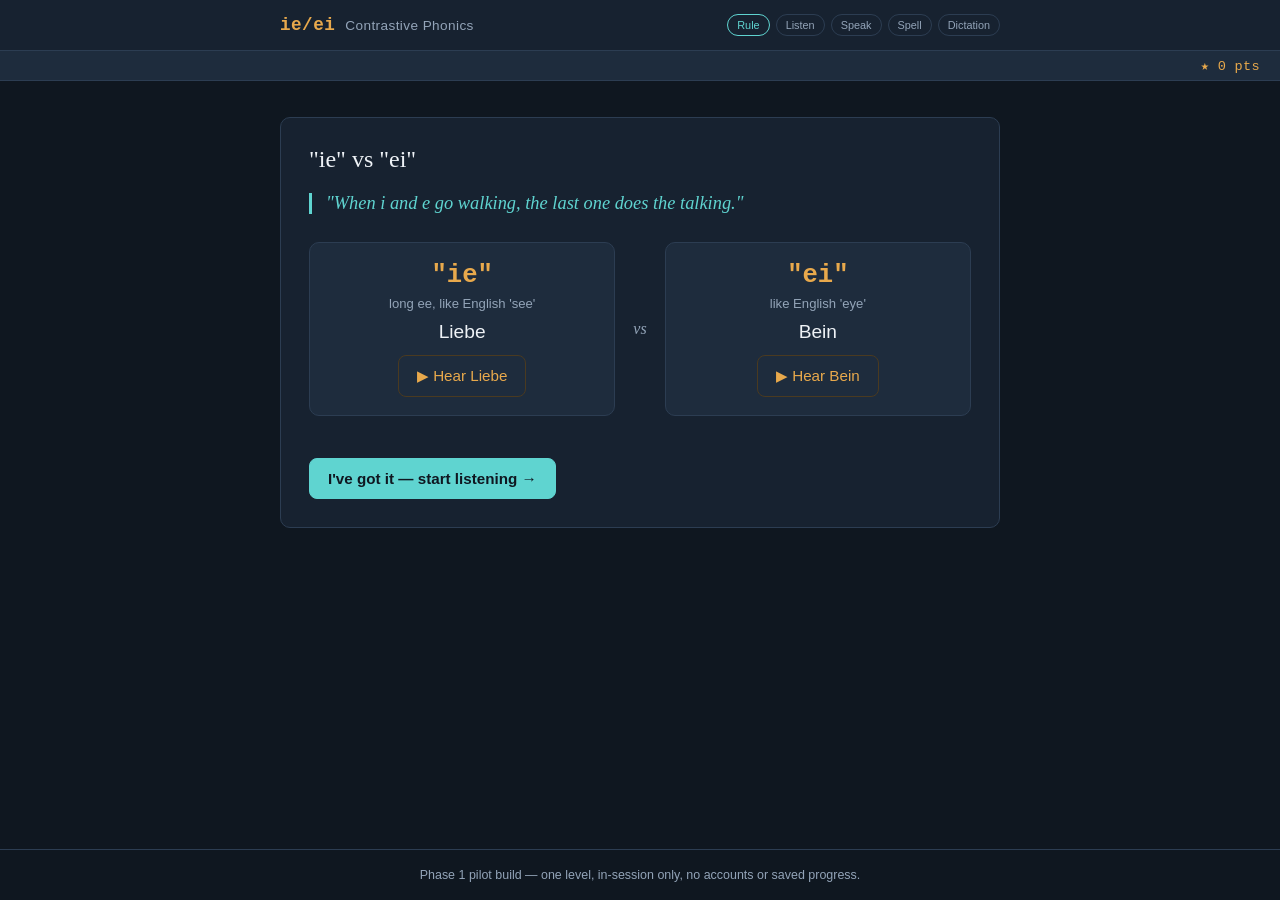
<file: index.html>
<!DOCTYPE html>
<html lang="en">
<head>
<meta charset="UTF-8" />
<meta name="viewport" content="width=device-width, initial-scale=1.0" />
<title>German Contrastive Phonics &mdash; Pilot</title>
<!--
  SINGLE-FILE BUILD.
  style.css, data.js, game.js and app.js are all pasted inside this one file,
  in that order. Nothing else needs to sit next to it: no folders, no paths,
  no other uploads. Drop this one file anywhere and it runs.

  The trade-off is that editing is fiddlier - the word lists are a long way
  down. If you are changing words often, work in the split version (five
  separate files) and keep this one for handing out.
-->
<style>
:root {
  --ink: #0f1720;
  --panel: #172230;
  --panel-2: #1e2c3d;
  --line: #2c3d52;
  --paper: #eef2f6;
  --muted: #93a4b8;
  --cyan: #5fd4d0;
  --amber: #e8a94c;
  --good: #6fcf7a;
  --bad: #e77b6b;
  --radius: 10px;

  /* Reward scenes (game.js) — derived from the lab palette above, with the
     two colours the subjects insist on: ice for the penguin, avocado green. */
  --ice: #cfe0e8;
  --ice-shade: #a9c4d0;
  --ice-far: #22384a;
  --peng-body: #0d1826;
  --peng-rim: #33475e;
  --avo-skin: #33502a;
  --avo-skin-dark: #20351a;
  --avo-flesh: #b8cf6f;
  --avo-flesh-lit: #d6e59b;
  --stone: #9a6a3a;
  --steel: #93a5b5;
  --steel-dark: #5f7386;
  --steel-lit: #c3d1dc;
  --wood: #a9743f;
  --wood-dark: #6d4526;
  --bench: #2a2018;
  --mono: "Courier New", ui-monospace, SFMono-Regular, Menlo, monospace;
  --serif: Georgia, "Iowan Old Style", "Palatino Linotype", serif;
  --sans: -apple-system, BlinkMacSystemFont, "Segoe UI", Roboto, sans-serif;
}

* { box-sizing: border-box; }

body {
  margin: 0;
  background: var(--ink);
  color: var(--paper);
  font-family: var(--sans);
  min-height: 100vh;
  display: flex;
  flex-direction: column;
}

.app-header {
  border-bottom: 1px solid var(--line);
  background: var(--panel);
  position: sticky;
  top: 0;
  z-index: 5;
}

.app-header-inner {
  max-width: 760px;
  margin: 0 auto;
  padding: 14px 20px;
  display: flex;
  align-items: center;
  justify-content: space-between;
  gap: 16px;
  flex-wrap: wrap;
}

.brand {
  display: flex;
  align-items: baseline;
  gap: 10px;
}

.brand-mark {
  font-family: var(--mono);
  font-weight: 700;
  color: var(--amber);
  letter-spacing: 0.5px;
  font-size: 1.1rem;
}

.brand-name {
  color: var(--muted);
  font-size: 0.85rem;
  letter-spacing: 0.4px;
}

.stage-dots {
  display: flex;
  gap: 6px;
  flex-wrap: wrap;
}

.stage-dot {
  font-size: 0.68rem;
  padding: 4px 9px;
  border-radius: 999px;
  border: 1px solid var(--line);
  color: var(--muted);
  background: transparent;
}

.stage-dot.active {
  border-color: var(--cyan);
  color: var(--cyan);
}

.stage-dot.done {
  border-color: var(--good);
  color: var(--good);
}

.global-banner {
  background: #3a2c14;
  color: var(--amber);
  border-bottom: 1px solid #5a4520;
  padding: 10px 20px;
  font-size: 0.85rem;
  text-align: center;
}

.scoreboard {
  background: var(--panel-2);
  border-bottom: 1px solid var(--line);
  color: var(--amber);
  font-family: var(--mono);
  font-size: 0.85rem;
  text-align: right;
  padding: 6px 20px;
  letter-spacing: 0.3px;
}

.round-banner {
  background: #24384a;
  border: 1px solid var(--cyan);
  color: var(--cyan);
  border-radius: 8px;
  padding: 10px 14px;
  font-size: 0.85rem;
  margin-bottom: 16px;
}

.stars {
  color: var(--amber);
  font-size: 1.3rem;
  letter-spacing: 3px;
  margin: 10px 0;
}

.feedback-text.muted {
  color: var(--muted);
  font-size: 0.85rem;
}

/* Dictation (final stage) */

.dictation-list {
  display: flex;
  flex-direction: column;
  gap: 10px;
  margin: 20px 0;
}

.dictation-row {
  display: flex;
  align-items: center;
  gap: 14px;
  background: var(--panel-2);
  border: 1px solid var(--line);
  border-radius: 8px;
  padding: 12px 16px;
}

.dictation-row.played {
  border-color: var(--good);
}

.dictation-number {
  color: var(--muted);
  font-family: var(--mono);
  width: 18px;
}

.exercise-root {
  flex: 1;
  max-width: 760px;
  width: 100%;
  margin: 0 auto;
  padding: 36px 20px 60px;
}

.card {
  background: var(--panel);
  border: 1px solid var(--line);
  border-radius: var(--radius);
  padding: 28px;
}

.card h2 {
  margin-top: 0;
  font-family: var(--serif);
  font-weight: normal;
  font-size: 1.5rem;
}

.progress-line {
  color: var(--muted);
  font-size: 0.8rem;
  text-transform: uppercase;
  letter-spacing: 0.6px;
  margin-bottom: 6px;
}

/* Intro */

.mnemonic {
  font-family: var(--serif);
  font-style: italic;
  color: var(--cyan);
  font-size: 1.15rem;
  border-left: 3px solid var(--cyan);
  padding-left: 14px;
  margin: 18px 0 28px;
}

.pattern-pair {
  display: flex;
  align-items: center;
  gap: 18px;
  flex-wrap: wrap;
  margin-bottom: 26px;
}

.pattern-example {
  flex: 1;
  min-width: 200px;
  background: var(--panel-2);
  border: 1px solid var(--line);
  border-radius: var(--radius);
  padding: 18px;
  text-align: center;
}

.pattern-example .grapheme {
  font-family: var(--mono);
  font-size: 1.6rem;
  color: var(--amber);
  font-weight: 700;
}

.pattern-example .sound-label {
  color: var(--muted);
  font-size: 0.82rem;
  margin: 6px 0 10px;
}

.pattern-example .example-word {
  font-size: 1.2rem;
  margin-bottom: 12px;
}

.vs {
  color: var(--muted);
  font-family: var(--serif);
  font-style: italic;
}

/* Buttons */

.btn {
  font-family: inherit;
  font-size: 0.95rem;
  border-radius: 8px;
  border: 1px solid var(--line);
  background: var(--panel-2);
  color: var(--paper);
  padding: 11px 18px;
  cursor: pointer;
}

.btn:hover:not(:disabled) { border-color: var(--cyan); }
.btn:focus-visible { outline: 2px solid var(--cyan); outline-offset: 2px; }
.btn:disabled { opacity: 0.5; cursor: default; }

.btn-primary {
  background: var(--cyan);
  color: var(--ink);
  border-color: var(--cyan);
  font-weight: 600;
  margin-top: 16px;
}

.btn-secondary {
  background: transparent;
  border-color: var(--muted);
}

.btn-audio {
  color: var(--amber);
  border-color: #4a3a20;
}

.btn-choice {
  flex: 1;
  min-width: 160px;
  font-size: 1.05rem;
  padding: 16px;
}

.mono { font-family: var(--mono); }

.btn-choice.correct {
  border-color: var(--good);
  background: #16311c;
}

.btn-choice.wrong {
  border-color: var(--bad);
  background: #3a1c17;
}

.btn-record {
  background: #3a1c17;
  border-color: var(--bad);
  color: var(--bad);
  font-weight: 600;
}

.btn-record-stop {
  background: var(--panel-2);
  border-color: var(--bad);
  color: var(--bad);
  margin-left: 10px;
}

.choice-row {
  display: flex;
  gap: 12px;
  flex-wrap: wrap;
  margin: 18px 0;
}

.feedback { min-height: 20px; }

.feedback-text { font-size: 0.95rem; }
.feedback-text.good { color: var(--good); }
.feedback-text.bad { color: var(--bad); }

/* Production */

.example-word.big {
  font-size: 2.2rem;
  font-family: var(--serif);
  margin: 20px 0;
}

.record-area {
  display: flex;
  align-items: center;
  gap: 10px;
  margin: 20px 0 8px;
}

.record-status {
  color: var(--muted);
  font-size: 0.85rem;
}

.playback-row {
  display: flex;
  align-items: center;
  gap: 12px;
  flex-wrap: wrap;
  margin-bottom: 10px;
}

.playback-label {
  color: var(--muted);
  font-size: 0.82rem;
}

.playback-row audio {
  height: 32px;
}

.hint {
  font-size: 0.82rem;
  margin-top: 10px;
}

/* Typed answers and letter tiles (used by the Spelling stage) */

.type-row {
  display: flex;
  gap: 10px;
  align-items: center;
  margin: 18px 0;
  flex-wrap: wrap;
}

.text-input {
  flex: 1;
  min-width: 200px;
  font-size: 1.2rem;
  font-family: var(--mono);
  background: var(--panel-2);
  border: 1px solid var(--line);
  border-radius: 8px;
  color: var(--paper);
  padding: 11px 14px;
  letter-spacing: 1px;
}

.text-input:focus {
  outline: 2px solid var(--cyan);
  outline-offset: 1px;
  border-color: var(--cyan);
}

.text-input:disabled {
  opacity: 0.6;
}

.arrange-answer,
.arrange-bank {
  display: flex;
  gap: 8px;
  flex-wrap: wrap;
  margin: 14px 0;
  min-height: 46px;
}

.arrange-bank {
  padding-top: 14px;
  border-top: 1px dashed var(--line);
}

.tile {
  width: 42px;
  height: 42px;
  display: flex;
  align-items: center;
  justify-content: center;
  font-size: 1.2rem;
  text-transform: none;
  padding: 0;
}

.tile-bank {
  background: var(--panel-2);
}

.tile-answer {
  border-color: var(--cyan);
  color: var(--cyan);
}

.tile-empty {
  border: 1px dashed var(--line);
  border-radius: 8px;
  opacity: 0.6;
}

.arrange-controls:empty {
  margin: 0;
}

/* Final */

.sentence-note {
  color: var(--muted);
  font-size: 0.85rem;
  margin-top: 14px;
}

.play-log {
  color: var(--muted);
  font-size: 0.8rem;
  margin: 14px 0;
}

.complete-card {
  text-align: center;
}

.muted { color: var(--muted); }

.app-footer {
  text-align: center;
  color: var(--muted);
  font-size: 0.78rem;
  padding: 18px;
  border-top: 1px solid var(--line);
}

@media (max-width: 480px) {
  .card { padding: 20px; }
  .choice-row { flex-direction: column; }
  .pattern-pair { flex-direction: column; }
  .vs { display: none; }
}

/* ==========================================================================
   REWARD SCENES
   Markup is generated by game.js. Two scenes: the penguin (Listen stage)
   and the hammer (Spell stage).

   Rule followed throughout: nothing is communicated by movement alone. The
   pip row and the status line under each scene carry the same information
   in text, so the reduced-motion and screen-reader versions lose the fun
   but never lose the score.
   ========================================================================== */

.scene {
  position: relative;
  margin: 0 0 22px;
}

.scene-art {
  display: block;
  width: 100%;
  height: auto;
  border: 1px solid var(--line);
  border-radius: var(--radius);
  background: var(--ink);
}

/* The honest read-out: one pip per word in the stage. */

.scene-meter {
  display: flex;
  gap: 7px;
  align-items: center;
  margin: 11px 0 5px;
}

.pip {
  width: 22px;
  height: 14px;
  display: inline-flex;
}

.scene-hammer .pip { width: 15px; }

.pip svg { width: 100%; height: 100%; overflow: visible; }
.pip svg path { fill: var(--line); transition: fill 200ms ease; }
.pip-full svg path { fill: var(--cyan); }
.scene-hammer .pip-full svg path { fill: var(--amber); }

.pip-pop { animation: pip-pop 420ms cubic-bezier(0.34, 1.56, 0.64, 1); }
@keyframes pip-pop {
  0% { transform: scale(1); }
  40% { transform: scale(1.55); }
  100% { transform: scale(1); }
}

.scene-status {
  margin: 0;
  color: var(--muted);
  font-family: var(--mono);
  font-size: 0.74rem;
  letter-spacing: 0.3px;
}

/* ---- Scene 1: the penguin ------------------------------------------------ */

.peng-sky { fill: var(--panel-2); }
.ice { fill: var(--ice); }
.ice-shade { fill: var(--ice-shade); }
.ice-far { fill: var(--ice-far); }

.peng-body { fill: var(--peng-body); stroke: var(--peng-rim); stroke-width: 1.6; }
.peng-belly { fill: var(--paper); }
.peng-belly-wrap { transition: transform 500ms cubic-bezier(0.34, 1.4, 0.64, 1); }
.peng-wing { fill: #0a1420; stroke: var(--peng-rim); stroke-width: 1.4; }
.peng-eye-white { fill: var(--paper); }
.peng-pupil { fill: var(--peng-body); }
.peng-pupils { transition: transform 240ms ease; }
.peng-brow { stroke: #0a1420; stroke-width: 2.4; stroke-linecap: round; fill: none; }
.peng-brows { transition: transform 240ms ease; }
.peng-beak, .peng-foot { fill: var(--amber); }
.beak-lower { transform: rotate(0deg); transition: transform 160ms ease; }

.fish-body { fill: var(--cyan); }
.fish-tail { fill: #3fa8a4; }
.fish-eye { fill: var(--ink); }
.fish-flyer { transform: translateX(340px); }
.fish-arc { transform: translateY(24px); }
.note-glyph { fill: var(--cyan); font-size: 24px; font-family: var(--serif); }
.peng-note { opacity: 0; }

/* Well fed: eyes up, brows up, a happier stance. */
.scene-art.is-happy .peng-pupils { transform: translate(1px, -3px); }
.scene-art.is-happy .peng-brows { transform: translateY(-3px); }
.scene-art.is-stuffed .peng-belly { filter: drop-shadow(0 0 6px rgba(95, 212, 208, 0.25)); }

/* Feeding: fish arcs in (x linear, y accelerating = a real throw), the
   beak opens to meet it, then the penguin chomps and hops. */
.scene-art.is-feeding .fish-flyer { animation: fish-x 580ms linear forwards; }
.scene-art.is-feeding .fish-arc { animation: fish-y 580ms cubic-bezier(0.3, 0, 0.85, 1) forwards; }
.scene-art.is-feeding .fish-spin { animation: fish-spin 580ms linear forwards; }
.scene-art.is-feeding .beak-lower { animation: beak-chomp 760ms ease; }
.scene-art.is-feeding .peng-note { animation: note-float 1500ms 600ms ease-out; }

@keyframes fish-x {
  0% { transform: translateX(340px); }
  97% { transform: translateX(172px); opacity: 1; }
  100% { transform: translateX(172px); opacity: 0; }
}
@keyframes fish-y {
  from { transform: translateY(18px); }
  to { transform: translateY(100px); }
}
@keyframes fish-spin {
  from { transform: rotate(-34deg) scale(1.15); }
  to { transform: rotate(8deg) scale(0.82); }
}
@keyframes beak-chomp {
  0%, 8% { transform: rotate(0deg); }
  30%, 70% { transform: rotate(19deg); }
  76% { transform: rotate(-3deg); }
  100% { transform: rotate(0deg); }
}
@keyframes note-float {
  0% { opacity: 0; transform: translateY(0) scale(0.6); }
  25% { opacity: 1; }
  100% { opacity: 0; transform: translateY(-34px) scale(1.1); }
}

.peng.is-hopping { animation: peng-hop 620ms cubic-bezier(0.34, 1.4, 0.64, 1); }
@keyframes peng-hop {
  0% { transform: translate(0, 0); }
  16% { transform: translate(141px, 153px) scale(1.09, 0.9) translate(-141px, -153px); }
  46% { transform: translateY(-15px); }
  72% { transform: translate(141px, 153px) scale(1.04, 0.97) translate(-141px, -153px); }
  100% { transform: translate(0, 0); }
}

/* Missing: the fish falls short. Deliberately quiet and quick — the written
   explanation beside it is the part that should hold their attention. */
.scene-art.is-missing .fish-flyer { animation: fish-x-short 900ms linear forwards; }
.scene-art.is-missing .fish-arc { animation: fish-drop 900ms cubic-bezier(0.4, 0, 1, 1) forwards; }
.scene-art.is-missing .peng-brows { transform: translateY(5px) rotate(-4deg); }
.scene-art.is-missing .peng-pupils { transform: translateY(2px); }

@keyframes fish-x-short {
  from { transform: translateX(340px); }
  to { transform: translateX(226px); }
}
@keyframes fish-drop {
  0% { transform: translateY(18px); }
  100% { transform: translateY(210px) rotate(70deg); }
}

/* ---- Scene 2: the hammer and the avocado --------------------------------- */

.bench-back { fill: var(--panel-2); }
.bench { fill: var(--bench); }
.bench-edge { stroke: #5c4630; stroke-width: 2; }
.bench-grain { stroke: #3a2c1e; stroke-width: 1.5; fill: none; }

.avo-skin { fill: var(--avo-skin); stroke: var(--avo-skin-dark); stroke-width: 2; }
.avo-shine { stroke: #6f9147; stroke-width: 3.5; fill: none; stroke-linecap: round; opacity: 0.55; }
.avo-wrap { transition: transform 90ms cubic-bezier(0.5, 0, 1, 1); }
.avo-pulp ellipse { fill: var(--avo-flesh); opacity: 0; transition: opacity 200ms 120ms ease; }
.avo-stone circle { fill: var(--stone); opacity: 0; }

.hammer-handle { stroke: var(--wood); stroke-width: 11; stroke-linecap: round; }
.hammer-grip { stroke: var(--wood-dark); stroke-width: 12.5; stroke-linecap: round; }
.hammer-head { fill: var(--steel); stroke: var(--steel-dark); stroke-width: 2; }
.hammer-band { fill: #7c8ea0; }
.hammer-face { fill: var(--steel-lit); }

/* Winding back: a touch of overshoot so each correct answer has a kick. */
.hammer-arm { transition: transform 440ms cubic-bezier(0.34, 1.45, 0.64, 1); }
.scene-art.is-smashing .hammer-arm { transition: transform 170ms cubic-bezier(0.7, 0, 1, 1); }
.scene-art.is-wrecked .hammer-arm { transition: transform 420ms cubic-bezier(0.34, 1.5, 0.64, 1); }

.scene-art.is-charging .hammer-head { animation: charge-glint 440ms ease; }
@keyframes charge-glint {
  0%, 100% { fill: var(--steel); }
  45% { fill: var(--steel-lit); }
}

/* Impact. */
.scene-art.is-smashing .shake { animation: bench-shake 460ms 200ms cubic-bezier(0.36, 0.07, 0.19, 0.97); }
@keyframes bench-shake {
  0%, 100% { transform: translate(0, 0); }
  15% { transform: translate(calc(var(--shake) * -1), calc(var(--shake) * 0.5)); }
  33% { transform: translate(var(--shake), calc(var(--shake) * -0.4)); }
  52% { transform: translate(calc(var(--shake) * -0.6), 0); }
  76% { transform: translate(calc(var(--shake) * 0.35), 0); }
}

.scene-art.is-wrecked .avo-wrap { transform: translate(150px, 158px) scale(1.45, 0.14) translate(-150px, -158px); }
.scene-art.is-wrecked .avo-pulp ellipse { opacity: 1; }
.scene-art.is-wrecked .avo-stone { animation: stone-out 900ms cubic-bezier(0.2, 0.6, 0.4, 1) forwards; }
@keyframes stone-out {
  0% { opacity: 0; transform: translate(0, 0) rotate(0deg); }
  10% { opacity: 1; }
  100% { opacity: 1; transform: translate(78px, 18px) rotate(420deg); }
}

.impact-flash circle { fill: var(--paper); opacity: 0; }
.scene-art.is-smashing .impact-flash circle { animation: flash 320ms 200ms ease-out; }
@keyframes flash {
  0% { opacity: 0.55; transform: scale(0.3); }
  100% { opacity: 0; transform: scale(1.5); }
}

/* A tap when there was nothing to swing with. */
.scene-art.is-tapping .hammer-arm { transform: rotate(14deg) !important; transition: transform 260ms ease-in-out; }
.scene-art.is-tapping .avo-wrap { animation: avo-wobble 700ms 220ms ease-out; }
@keyframes avo-wobble {
  0%, 100% { transform: rotate(0deg); }
  25% { transform: translate(150px, 158px) rotate(-7deg) translate(-150px, -158px); }
  60% { transform: translate(150px, 158px) rotate(5deg) translate(-150px, -158px); }
}

/* The guacamole. Blobs arc up and out, then fall onto the bench and stay. */
.splat path { fill: var(--avo-flesh); }
.splat-dark path { fill: var(--avo-skin); }
.splat { opacity: 0; }

.splat-field.is-flying .splat {
  animation: splat-fly 700ms cubic-bezier(0.2, 0.7, 0.35, 1) var(--d) forwards;
}
@keyframes splat-fly {
  0% { opacity: 1; transform: translate(0, 0) scale(0.15) rotate(0deg); }
  55% { opacity: 1; transform: translate(calc(var(--dx) * 0.7), var(--dy)) scale(calc(var(--s) * 0.85)) rotate(calc(var(--r) * 0.5)); }
  100% { opacity: 1; transform: translate(var(--dx), calc(var(--dy) * 0.25 + 62px)) scale(var(--s)) rotate(var(--r)); }
}
.splat-field.is-still .splat {
  opacity: 1;
  transform: translate(var(--dx), calc(var(--dy) * 0.25 + 62px)) scale(var(--s)) rotate(var(--r));
}

/* And the bit that lands on the lens. */
.lens-splat {
  position: absolute;
  width: 30px;
  height: 30px;
  pointer-events: none;
  opacity: 0;
  transform: scale(var(--s)) rotate(var(--r));
  animation: lens-hit 300ms var(--d) ease-out forwards;
}
.lens-splat svg { width: 100%; height: 100%; }
.lens-splat path { fill: var(--avo-flesh-lit); opacity: 0.82; }
@keyframes lens-hit {
  0% { opacity: 0; transform: scale(calc(var(--s) * 0.2)) rotate(var(--r)); }
  70% { opacity: 0.95; transform: scale(calc(var(--s) * 1.25)) rotate(var(--r)); }
  100% { opacity: 0.9; transform: scale(var(--s)) rotate(var(--r)); }
}

/* The verdict line under the smash. */
.verdict {
  font-family: var(--serif);
  font-size: 1.35rem;
  color: var(--avo-flesh);
  margin: 4px 0 10px;
  letter-spacing: 0.5px;
}

@media (max-width: 480px) {
  .scene { margin-bottom: 16px; }
  .verdict { font-size: 1.15rem; }
}

@media (prefers-reduced-motion: reduce) {
  .scene-art *,
  .scene-meter *,
  .lens-splat {
    animation: none !important;
    transition: none !important;
  }
  .lens-splat { opacity: 0.9; }
}

</style>
</head>
<body>
  <header class="app-header">
    <div class="app-header-inner">
      <div class="brand">
        <span class="brand-mark">ie/ei</span>
        <span class="brand-name">Contrastive Phonics</span>
      </div>
      <div id="stage-dots" class="stage-dots" aria-label="Progress"></div>
    </div>
  </header>

  <div id="scoreboard" class="scoreboard">&#9733; 0 pts</div>

  <div id="global-banner" class="global-banner" hidden></div>

  <main id="exercise-root" class="exercise-root">
    <!-- Rendered by the engine below -->
  </main>

  <footer class="app-footer">
    Phase 1 pilot build &mdash; one level, in-session only, no accounts or saved progress.
  </footer>

<script>
/**
 * LEVELS
 * ------
 * Each entry is one contrastive-phonics level. The engine (app.js) reads
 * this structure generically — it does not know anything about German,
 * "ie" or "ei" specifically. To add Level 2, append another object with
 * the same shape; nothing in app.js or index.html needs to change.
 *
 * Word bank rule (see build notes at the bottom of this file):
 * every word in patternA.words must contain patternA.grapheme exactly
 * once, spelled unambiguously as that grapheme (same for patternB).
 * Words that are phonetically similar but spelled a third way (e.g.
 * "Bayern" for the /aɪ/ sound) must NOT appear here — that ambiguity is
 * fine for a later "spot the odd spelling" level, but would make this
 * level's discrimination/spelling pair misleading.
 */

const LEVELS = [
  {
    id: "ie-ei",
    title: '"ie" vs "ei"',
    patternA: {
      grapheme: "ie",
      soundHint: "long ee", // plain-English description, no IPA notation
      label: "long ee, like English 'see'",
      exampleWord: "Liebe",
      words: ["Liebe", "Bier", "Fieber", "Tier", "viel", "Brief", "Miete", "Sie", "hier"]
    },
    patternB: {
      grapheme: "ei",
      soundHint: "eye",
      label: "like English 'eye'",
      exampleWord: "Bein",
      words: ["Bein", "klein", "Arbeit", "Wein", "Kleid", "Eis", "Reise", "Weise", "ein", "mein"]
    },
    mnemonic: "When i and e go walking, the last one does the talking.",
    production: {
      words: ["ein", "Bein", "Tier", "Bier", "Brief", "klein"]
    },
    spelling: {
      words: ["ein", "Bein", "Tier", "Bier", "Brief", "klein"]
    },
    dictation: {
      instructions: "Listen to each word — it's read slowly. Write it in your Homework book.",
      words: ["Eis", "Tier", "hier", "klein", "mein", "sie"]
    }
  }
];

/**
 * BUILD NOTES (for whoever edits this file later):
 * - "viel" and "Sie" are the shortest ie-words; short items make good
 *   discrimination items but are less interesting to record aloud
 *   — kept in for now, revisit if Production stage drags for these two.
 * - "ein", "hier" and "mein" were added to the patternB/patternA word
 *   banks specifically to support the Production/Spelling/Dictation word
 *   lists below — they also widen the pool the Listen stage samples from.
 * - Production and Spelling currently use the identical 6-word list
 *   (ein, Bein, Tier, Bier, Brief, klein) — same words, heard in Speak
 *   then spelled in Spell. Give Spelling its own list here if you'd
 *   rather they not overlap.
 * - Dictation is NOT marked by the app — students write each word in
 *   their Homework book and the teacher checks it — so its 6-word list
 *   isn't filtered for "untaught" German letter sounds the way the
 *   in-app graded exercises are. Worth noting: "sie" starts with the
 *   same word-initial s → z sound as "Sie" — harmless since nothing
 *   here grades spelling, but flag it if that sound hasn't been taught
 *   yet and you'd rather swap it out.
 * - This word list is a first draft and has not been checked against a
 *   frequency list or the AQA GCSE German vocabulary list — sanity-check
 *   before scaling to more levels.
 */

</script>

<script>
/**
 * Reward scenes — the two animated bits of gamification.
 * ------------------------------------------------------
 * Kept out of app.js on purpose: app.js is the teaching engine and should
 * stay readable without wading through SVG. This file has no idea what a
 * phoneme is — it just gets told "one right answer happened" and reacts.
 *
 * Two scenes:
 *   Scenes.penguin({ total, fed })  → Listen stage. Each correct answer
 *                                     throws a fish; the penguin eats it.
 *   Scenes.hammer({ total, charge }) → Spell stage. Each correct answer
 *                                      winds the hammer up a notch; the
 *                                      last question drops it on the
 *                                      avocado. Splatter scales with the
 *                                      number of correct answers.
 *
 * Both return an object with a `.node` (drop it in the card) plus methods.
 * Both rebuild cleanly on every re-render — app.js wipes the DOM between
 * questions, so the scene is constructed from the running totals held in
 * state.game, never from anything stored in here.
 *
 * Reduced motion: every animation below has a still equivalent. Nothing
 * is communicated by movement alone — the counter row and the status line
 * carry the same information in text.
 */

(function () {
  "use strict";

  const REDUCED =
    window.matchMedia && window.matchMedia("(prefers-reduced-motion: reduce)").matches;

  function rand(min, max) {
    return min + Math.random() * (max - min);
  }

  function make(html) {
    const wrap = document.createElement("div");
    wrap.innerHTML = html.trim();
    return wrap.firstElementChild;
  }

  // Restart a CSS animation on an element that may already have run it.
  function replay(node, className) {
    node.classList.remove(className);
    void node.offsetWidth; // force reflow so the animation restarts
    node.classList.add(className);
  }

  // A row of little pips under each scene — the honest read-out of how
  // many words have actually been mastered, which the artwork only hints at.
  function meterRow(total, filled, glyph) {
    const row = document.createElement("div");
    row.className = "scene-meter";
    for (let i = 0; i < total; i++) {
      const pip = document.createElement("span");
      pip.className = "pip" + (i < filled ? " pip-full" : "");
      pip.innerHTML = glyph;
      row.appendChild(pip);
    }
    return row;
  }

  const FISH_PIP =
    '<svg viewBox="0 0 26 14" aria-hidden="true"><path d="M2,7 C6,1 14,1 18,7 C14,13 6,13 2,7 Z M18,7 L24,2 L24,12 Z"/></svg>';

  const CHARGE_PIP =
    '<svg viewBox="0 0 14 14" aria-hidden="true"><path d="M7,2 L12,9 L8.5,9 L8.5,12 L5.5,12 L5.5,9 L2,9 Z"/></svg>';

  // ==========================================================================
  // Scene 1 — Feed the penguin (Listen stage)
  // ==========================================================================

  const PENGUIN_ART = `
<svg class="scene-art" viewBox="0 0 300 176" aria-hidden="true" focusable="false">
  <defs>
    <clipPath id="peng-clip"><rect x="0" y="0" width="300" height="176" rx="10"/></clipPath>
  </defs>
  <g clip-path="url(#peng-clip)">
    <rect class="peng-sky" x="0" y="0" width="300" height="176" rx="10"/>

    <path class="ice-far" d="M18,150 L52,112 L86,150 Z"/>
    <path class="ice-far" d="M212,150 L246,120 L282,150 Z"/>

    <path class="ice" d="M0,148 C42,138 74,143 112,140 C154,136 202,142 242,139 C270,137 288,141 300,145 L300,176 L0,176 Z"/>
    <path class="ice-shade" d="M0,158 C60,152 120,156 180,153 C230,151 270,155 300,153 L300,176 L0,176 Z"/>

    <g class="peng">
      <path class="peng-body" d="M141,50 C111,50 94,79 94,110 C94,139 114,153 141,153 C168,153 188,139 188,110 C188,79 171,50 141,50 Z"/>

      <ellipse class="peng-foot" cx="126" cy="153" rx="14" ry="6"/>
      <ellipse class="peng-foot" cx="158" cy="153" rx="14" ry="6"/>

      <g class="peng-belly-wrap">
        <ellipse class="peng-belly" cx="143" cy="118" rx="31" ry="33"/>
      </g>

      <path class="peng-wing peng-wing-l" d="M99,84 C87,95 85,124 95,143 C99,147 106,144 104,138 C96,120 98,101 105,88 Z"/>
      <path class="peng-wing peng-wing-r" d="M185,84 C197,95 199,124 189,143 C185,147 178,144 180,138 C188,120 186,101 179,88 Z"/>

      <g class="peng-face">
        <circle class="peng-eye-white" cx="127" cy="86" r="9"/>
        <circle class="peng-eye-white" cx="154" cy="84" r="10"/>
        <g class="peng-pupils">
          <circle class="peng-pupil" cx="129" cy="87" r="4.4"/>
          <circle class="peng-pupil" cx="156" cy="85" r="4.8"/>
        </g>
        <g class="peng-brows">
          <path class="peng-brow" d="M120,74 L135,78"/>
          <path class="peng-brow" d="M164,71 L148,76"/>
        </g>
      </g>

      <g transform="translate(141,100)">
        <path class="peng-beak beak-upper" d="M-4,-4 L30,2 L-4,4 Z"/>
        <g class="beak-lower">
          <path class="peng-beak" d="M-4,4 L30,2 L-4,13 Z"/>
        </g>
      </g>

      <g class="peng-note" transform="translate(196,72)">
        <text x="0" y="0" class="note-glyph">&#9834;</text>
      </g>
    </g>

    <g class="fish-flyer">
      <g class="fish-arc">
        <g class="fish-spin">
          <path class="fish-body" d="M-14,0 C-8,-9 6,-9 12,0 C6,9 -8,9 -14,0 Z"/>
          <path class="fish-tail" d="M12,0 L22,-7 L22,7 Z"/>
          <circle class="fish-eye" cx="-7" cy="-2" r="1.8"/>
        </g>
      </g>
    </g>
  </g>
</svg>`;

  function penguinScene(opts) {
    const total = opts.total;
    let fed = opts.fed || 0;

    const node = document.createElement("div");
    node.className = "scene scene-penguin";
    node.appendChild(make(PENGUIN_ART));

    const meter = meterRow(total, fed, FISH_PIP);
    node.appendChild(meter);

    const status = document.createElement("p");
    status.className = "scene-status";
    status.setAttribute("role", "status");
    status.setAttribute("aria-live", "polite");
    node.appendChild(status);

    const art = node.querySelector(".scene-art");
    const peng = node.querySelector(".peng");
    const belly = node.querySelector(".peng-belly-wrap");

    function setBelly() {
      // Grows to about a third bigger over the whole stage — enough to
      // notice at the end, not enough to distract question to question.
      const grown = 1 + 0.3 * (total ? Math.min(fed, total) / total : 0);
      belly.style.transform = `translate(143px,118px) scale(${grown.toFixed(3)}) translate(-143px,-118px)`;
    }

    function setStatus() {
      const left = total - fed;
      status.textContent =
        fed >= total
          ? `Fish caught: ${fed} of ${total} — that penguin is stuffed.`
          : `Fish caught: ${fed} of ${total} — ${left} word${left === 1 ? "" : "s"} still to get right.`;
    }

    setBelly();
    setStatus();
    if (fed >= total && total > 0) art.classList.add("is-stuffed");

    return {
      node: node,

      /** Correct answer: throw a fish, penguin eats it, belly grows. */
      feed: function () {
        fed++;
        setBelly();
        setStatus();
        const pips = meter.querySelectorAll(".pip");
        const pip = pips[Math.min(fed, total) - 1];
        if (pip) {
          pip.classList.add("pip-full");
          if (!REDUCED) replay(pip, "pip-pop");
        }
        if (fed >= total) art.classList.add("is-stuffed");
        if (REDUCED) {
          art.classList.add("is-happy");
          return;
        }
        replay(art, "is-feeding");
        window.setTimeout(() => {
          art.classList.add("is-happy");
          replay(peng, "is-hopping");
        }, 560);
        window.setTimeout(() => art.classList.remove("is-happy"), 2200);
      },

      /** Wrong answer: the fish falls short. Brief, and never scolding —
       *  the written explanation next to it is the part that matters. */
      miss: function () {
        if (REDUCED) return;
        replay(art, "is-missing");
        window.setTimeout(() => art.classList.remove("is-missing"), 1400);
      }
    };
  }

  // ==========================================================================
  // Scene 2 — Hammer and avocado (Spell stage)
  // ==========================================================================

  // Geometry note for anyone editing the artwork: the hammer pivots at
  // (245,148). At rotate(0) the head sits exactly on top of the avocado —
  // that is the impact frame. Bigger angles wind it back up and to the
  // right. Move the avocado and you must re-check that resting angle.
  const HAMMER_ART = `
<svg class="scene-art" viewBox="0 0 300 190" aria-hidden="true" focusable="false">
  <defs>
    <clipPath id="hammer-clip"><rect x="0" y="0" width="300" height="190" rx="10"/></clipPath>
  </defs>
  <g clip-path="url(#hammer-clip)">
    <rect class="bench-back" x="0" y="0" width="300" height="190" rx="10"/>

    <rect class="bench" x="0" y="156" width="300" height="34"/>
    <path class="bench-edge" d="M0,156 L300,156"/>
    <path class="bench-grain" d="M0,168 L300,165 M0,180 L300,182"/>

    <g class="shake">
      <g class="avo-pulp"><ellipse cx="150" cy="154" rx="32" ry="9"/></g>

      <g class="avo-wrap">
        <g class="avo">
          <path class="avo-skin" d="M150,92 C141,92 136,102 136,111 C136,119 127,123 125,134 C121,149 134,159 150,159 C166,159 179,149 175,134 C173,123 164,119 164,111 C164,102 159,92 150,92 Z"/>
          <path class="avo-shine" d="M142,104 C136,112 133,122 134,132"/>
        </g>
      </g>

      <g class="avo-stone"><circle cx="150" cy="136" r="12"/></g>

      <g class="splat-field" transform="translate(150,100)"></g>

      <g transform="translate(232,150)">
        <g class="hammer-arm">
          <line class="hammer-handle" x1="5" y1="5" x2="-71" y2="-70"/>
          <line class="hammer-grip" x1="7" y1="7" x2="-20" y2="-19"/>
          <g transform="translate(-82,-50) rotate(24)">
            <rect class="hammer-head" x="-14" y="-50" width="28" height="50" rx="6"/>
            <rect class="hammer-band" x="-14" y="-32" width="28" height="12"/>
            <rect class="hammer-face" x="-14" y="-11" width="28" height="11" rx="4"/>
          </g>
        </g>
      </g>
    </g>

    <g class="impact-flash"><circle cx="150" cy="102" r="64"/></g>
  </g>
</svg>`;

  const REST_DEG = 22; // hovering just clear of the avocado
  const WOUND_DEG = 60; // fully wound back

  function hammerScene(opts) {
    const total = opts.total;
    let charge = opts.charge || 0;
    const smashed = !!opts.smashed;

    const node = document.createElement("div");
    node.className = "scene scene-hammer";
    node.appendChild(make(HAMMER_ART));

    const meter = meterRow(total, charge, CHARGE_PIP);
    node.appendChild(meter);

    const status = document.createElement("p");
    status.className = "scene-status";
    status.setAttribute("role", "status");
    status.setAttribute("aria-live", "polite");
    node.appendChild(status);

    const art = node.querySelector(".scene-art");
    const arm = node.querySelector(".hammer-arm");
    const field = node.querySelector(".splat-field");

    function angleFor(c) {
      return REST_DEG + (WOUND_DEG - REST_DEG) * (total ? Math.min(c, total) / total : 0);
    }

    function setArm(c) {
      arm.style.transform = `rotate(${angleFor(c).toFixed(2)}deg)`;
    }

    function setStatus() {
      const left = total - charge;
      status.textContent =
        left > 0
          ? `Hammer wound back: ${charge} of ${total}. ${left} more to get right before it drops.`
          : `Hammer fully wound back: ${charge} of ${total}.`;
    }

    setArm(charge);
    setStatus();

    // Splatter is drawn from the same routine whether it is animating in
    // or being restored on the summary card, so the aftermath always
    // matches what the student just watched.
    function paintSplatter(ratio, still) {
      if (ratio <= 0) return; // nothing was swung; nothing splatters
      const blobs = 4 + Math.round(ratio * 26);
      for (let i = 0; i < blobs; i++) {
        const angle = rand(-Math.PI * 0.95, -Math.PI * 0.05);
        const spread = (26 + ratio * 96) * rand(0.45, 1);
        const dx = Math.cos(angle) * spread * rand(0.9, 1.6);
        const dy = Math.sin(angle) * spread * rand(0.55, 1);
        const SVGNS = "http://www.w3.org/2000/svg";
        const g = document.createElementNS(SVGNS, "g");
        g.setAttribute("class", "splat" + (i % 5 === 0 ? " splat-dark" : ""));
        g.style.setProperty("--dx", dx.toFixed(1) + "px");
        g.style.setProperty("--dy", dy.toFixed(1) + "px");
        g.style.setProperty("--s", rand(0.35, 0.35 + ratio * 1.15).toFixed(2));
        g.style.setProperty("--r", rand(-180, 180).toFixed(0) + "deg");
        g.style.setProperty("--d", (still ? 0 : rand(0, 130)).toFixed(0) + "ms");
        const blob = document.createElementNS(SVGNS, "path");
        blob.setAttribute("d", "M0,-9 C6,-10 12,-5 11,1 C10,7 3,10 -2,9 C-8,8 -11,3 -10,-3 C-9,-7 -5,-8 0,-9 Z");
        g.appendChild(blob);
        field.appendChild(g);
      }
      // A few land on the lens.
      const lensCount = Math.round(ratio * 5);
      for (let i = 0; i < lensCount; i++) {
        const lens = document.createElement("span");
        lens.className = "lens-splat";
        lens.style.left = rand(8, 84).toFixed(1) + "%";
        lens.style.top = rand(6, 70).toFixed(1) + "%";
        lens.style.setProperty("--s", rand(0.7, 1.5 + ratio).toFixed(2));
        lens.style.setProperty("--r", rand(0, 360).toFixed(0) + "deg");
        lens.style.setProperty("--d", (still ? 0 : rand(40, 220)).toFixed(0) + "ms");
        lens.innerHTML =
          '<svg viewBox="-14 -14 28 28" aria-hidden="true"><path d="M0,-11 C7,-12 13,-6 12,1 C11,8 4,12 -2,11 C-9,10 -13,4 -12,-3 C-11,-8 -6,-10 0,-11 Z"/></svg>';
        node.appendChild(lens);
      }
      field.classList.add(still ? "is-still" : "is-flying");
    }

    if (smashed) {
      // Rebuilt after the fact (summary card): show the aftermath, no replay.
      // A zero-score run never landed a blow, so the avocado is still whole
      // here — the summary has to match what they actually watched.
      const ratio = opts.ratio || 0;
      if (ratio > 0) {
        art.classList.add("is-wrecked");
        arm.style.transform = "rotate(6deg)";
        paintSplatter(ratio, true);
      } else {
        arm.style.transform = "rotate(14deg)";
      }
      status.textContent = verdictFor(ratio).status;
    }

    return {
      node: node,

      /** Correct answer: wind the hammer back one notch. */
      chargeUp: function () {
        charge++;
        setArm(charge);
        setStatus();
        const pips = meter.querySelectorAll(".pip");
        const pip = pips[Math.min(charge, total) - 1];
        if (pip) {
          pip.classList.add("pip-full");
          if (!REDUCED) replay(pip, "pip-pop");
        }
        if (!REDUCED) replay(art, "is-charging");
      },

      /**
       * Last question of the stage: let it fall. `ratio` is correct
       * answers ÷ words, and drives how far the guacamole travels.
       * Resolves once the mess has settled so app.js can reveal the
       * verdict line underneath.
       */
      smash: function (ratio) {
        return new Promise((resolve) => {
          const verdict = verdictFor(ratio);
          status.textContent = verdict.status;

          if (ratio <= 0) {
            // Nothing to swing with. The avocado gets a tap and survives.
            art.classList.add("is-tapping");
            window.setTimeout(resolve, REDUCED ? 0 : 700);
            return;
          }

          if (REDUCED) {
            art.classList.add("is-wrecked");
            arm.style.transform = "rotate(6deg)";
            paintSplatter(ratio, true);
            resolve();
            return;
          }

          art.style.setProperty("--shake", (2 + ratio * 6).toFixed(1) + "px");
          art.classList.add("is-smashing");
          arm.style.transform = "rotate(-4deg)";

          window.setTimeout(() => {
            art.classList.add("is-wrecked");
            paintSplatter(ratio, false);
            arm.style.transform = "rotate(6deg)";
          }, 240);

          window.setTimeout(resolve, 1250);
        });
      }
    };
  }

  /**
   * Wording for the pay-off. Deliberately not scored out of ten and not
   * scolding at the bottom end — a student who got none right is being
   * pointed at another go, not told off.
   */
  function verdictFor(ratio) {
    if (ratio >= 0.999)
      return { headline: "GUACAMOLE.", status: "Every word right — total avocado devastation." };
    if (ratio >= 0.8) return { headline: "Properly flattened.", status: "A serious splat." };
    if (ratio >= 0.5) return { headline: "Squashed.", status: "A decent splat." };
    if (ratio >= 0.25) return { headline: "A bit of a dent.", status: "The avocado is bruised, not beaten." };
    if (ratio > 0) return { headline: "Barely a mark.", status: "That avocado got off lightly." };
    return {
      headline: "The avocado survives.",
      status: "No correct answers meant nothing to swing with — go again and flatten it."
    };
  }

  window.Scenes = {
    penguin: penguinScene,
    hammer: hammerScene,
    verdictFor: verdictFor,
    reducedMotion: REDUCED
  };
})();

</script>

<script>
/**
 * Contrastive Phonics — core exercise engine (Phase 1)
 *
 * This file knows nothing German-specific — it reads whatever is in
 * LEVELS (data.js) and drives the five-stage loop. Adding levels 2-14
 * later is a data.js change only.
 *
 * Extension point for later phases: INTERLEAVED REVIEW.
 * Once LEVELS.length > 1, insert a review stage that samples words from
 * previously-completed levels before the "spelling" stage of a new
 * level. See buildStageList() below for exactly where that slots in.
 */

// ---- Tunable constants -----------------------------------------------
// How many words per pattern the Listen (discrimination) stage drills.
// 3+3 = 6 questions, sampled from the full patternA/patternB word lists.
const DISCRIMINATION_WORDS_PER_PATTERN = 3;

// Fallback only: used for the Production stage if a level doesn't define
// an explicit production.words list in data.js. Levels here always
// specify their own words, so this is just a safety net for future ones.
const PRODUCTION_WORDS_PER_PATTERN = 3;

// How many times a student can get a single word wrong before the app
// lets them move on without mastering it (still logged for the summary).
const MAX_ATTEMPTS_PER_WORD = 3;

// ---- Small utilities -----------------------------------------------------

function shuffle(arr) {
  const a = arr.slice();
  for (let i = a.length - 1; i > 0; i--) {
    const j = Math.floor(Math.random() * (i + 1));
    [a[i], a[j]] = [a[j], a[i]];
  }
  return a;
}

function sample(arr, n) {
  return shuffle(arr).slice(0, n);
}

function el(tag, attrs = {}, children = []) {
  const node = document.createElement(tag);
  for (const [k, v] of Object.entries(attrs)) {
    if (k === "class") node.className = v;
    else if (k === "html") node.innerHTML = v;
    else if (k.startsWith("on") && typeof v === "function") node.addEventListener(k.slice(2), v);
    else node.setAttribute(k, v);
  }
  for (const c of [].concat(children)) {
    if (c == null) continue;
    node.appendChild(typeof c === "string" ? document.createTextNode(c) : c);
  }
  return node;
}

// ---- Text-to-speech --------------------------------------------------------

const TTS = {
  voice: null,
  ready: false,
  supported: "speechSynthesis" in window,
  loadVoices() {
    if (!this.supported) return;
    const voices = speechSynthesis.getVoices();
    if (!voices.length) return;
    this.voice =
      voices.find((v) => v.lang && v.lang.toLowerCase() === "de-de") ||
      voices.find((v) => v.lang && v.lang.toLowerCase().startsWith("de")) ||
      null;
    this.ready = true;
    document.dispatchEvent(new CustomEvent("tts-ready"));
  },
  speak(text, rate) {
    if (!this.supported) return false;
    speechSynthesis.cancel(); // avoid queueing pile-ups on rapid taps
    const utter = new SpeechSynthesisUtterance(text);
    if (this.voice) {
      utter.voice = this.voice;
      utter.lang = this.voice.lang;
    } else {
      utter.lang = "de-DE"; // best-effort even with no German voice installed
    }
    utter.rate = rate || 0.95;
    speechSynthesis.speak(utter);
    return true;
  }
};

if (TTS.supported) {
  TTS.loadVoices();
  speechSynthesis.addEventListener("voiceschanged", () => TTS.loadVoices());
}

function playAudioButton(text, label = "▶ Play", rate) {
  const btn = el("button", { class: "btn btn-audio" }, label);
  btn.addEventListener("click", () => {
    if (!TTS.supported) {
      flashUnsupported(btn);
      return;
    }
    if (!TTS.voice) warnNoGermanVoice();
    TTS.speak(text, rate);
  });
  return btn;
}

let voiceWarningShown = false;
function warnNoGermanVoice() {
  if (voiceWarningShown) return;
  voiceWarningShown = true;
  const banner = document.getElementById("global-banner");
  banner.textContent =
    "No German voice was found on this device, so audio may sound off or use a default voice. The exercise still works — check System/Browser settings for a German (de-DE) voice if this matters.";
  banner.hidden = false;
}

function flashUnsupported(btn) {
  btn.textContent = "Audio not supported here";
  btn.disabled = true;
}

// ---- Recording -------------------------------------------------------------
// Fixed design: start() only starts the recorder and returns immediately.
// stopAndGetUrl() is a separate call, triggered by the Stop button, that
// resolves once the 'stop' event has actually fired. Earlier versions
// awaited the stop event from inside start() itself, which meant the Stop
// button's click handler wasn't attached until after start() had already
// finished — a deadlock, since nothing could ever fire 'stop'.

const Recorder = {
  supported: !!(navigator.mediaDevices && window.MediaRecorder),
  stream: null,
  recorder: null,
  chunks: [],
  currentUrl: null,

  async ensureStream() {
    if (this.stream) return this.stream;
    this.stream = await navigator.mediaDevices.getUserMedia({ audio: true });
    return this.stream;
  },

  async start() {
    const stream = await this.ensureStream();
    this.chunks = [];
    this.recorder = new MediaRecorder(stream);
    this.recorder.addEventListener("dataavailable", (e) => {
      if (e.data.size > 0) this.chunks.push(e.data);
    });
    this.recorder.start();
  },

  stopAndGetUrl() {
    return new Promise((resolve) => {
      if (!this.recorder || this.recorder.state === "inactive") {
        resolve(null);
        return;
      }
      this.recorder.addEventListener(
        "stop",
        () => {
          const blob = new Blob(this.chunks, { type: "audio/webm" });
          this.discardUrl();
          this.currentUrl = URL.createObjectURL(blob);
          resolve(this.currentUrl);
        },
        { once: true }
      );
      this.recorder.stop();
    });
  },

  discardUrl() {
    // Nothing is persisted beyond the current word, per the no-storage
    // requirement — every previous recording is explicitly freed.
    if (this.currentUrl) {
      URL.revokeObjectURL(this.currentUrl);
      this.currentUrl = null;
    }
  },

  releaseMic() {
    if (this.stream) {
      this.stream.getTracks().forEach((t) => t.stop());
      this.stream = null;
    }
  }
};

// ---- Gamification (lightweight, in-session only — nothing persisted) -----

const AFFIRMATIONS = ["Correct!", "Nice one!", "Got it!", "Well done!", "Spot on!", "Exactly right!"];
function pickAffirmation() {
  return AFFIRMATIONS[Math.floor(Math.random() * AFFIRMATIONS.length)];
}

function renderScoreboard() {
  const bar = document.getElementById("scoreboard");
  if (!bar) return;
  bar.textContent =
    `★ ${state.score} pts` + (state.streak >= 2 ? `   🔥 ${state.streak} in a row` : "");
}

function awardPoints(n) {
  state.score += n;
  renderScoreboard();
}

function registerCorrectStreak() {
  state.streak++;
  if (state.streak > state.bestStreak) state.bestStreak = state.streak;
  renderScoreboard();
}

function registerWrongStreak() {
  state.streak = 0;
  renderScoreboard();
}

function starsFor(ratio) {
  if (ratio >= 0.9) return 3;
  if (ratio >= 0.7) return 2;
  if (ratio >= 0.4) return 1;
  return 0;
}

// ---- Drill queue (discrimination + encode share this) ---------------------
// A "drill" runs the word list once, then automatically loops any wrong
// answers back in as a second (or third) round, so mistakes get repeated
// before the stage ends. A word that's wrong MAX_ATTEMPTS_PER_WORD times
// is let through without being mastered, so nobody gets stuck.

function newDrillState(items) {
  return {
    round: shuffle(items),
    idx: 0,
    attempts: {},
    firstPassCorrect: 0,
    totalWords: items.length,
    movedOn: [],
    nextRound: [],
    roundNumber: 1
  };
}

function drillKey(item) {
  return item.pattern + ":" + item.word;
}

function currentDrillItem(drill) {
  return drill.round[drill.idx];
}

function isDrillDone(drill) {
  return drill.idx >= drill.round.length && drill.nextRound.length === 0;
}

// Records the answer's outcome and returns the attempt number (1-based)
// for THIS word. Called once, immediately when the student answers.
function recordDrillAnswer(drill, item, wasCorrect) {
  const key = drillKey(item);
  const attemptNumber = (drill.attempts[key] || 0) + 1;
  drill.attempts[key] = attemptNumber;

  if (wasCorrect) {
    if (attemptNumber === 1) drill.firstPassCorrect++;
  } else if (attemptNumber >= MAX_ATTEMPTS_PER_WORD) {
    drill.movedOn.push(item);
  } else {
    drill.nextRound.push(item);
  }
  return attemptNumber;
}

// Moves to the next word, rolling missed words into a new round once the
// current one is exhausted. Called when the student taps "Next word".
function advanceDrillIndex(drill) {
  drill.idx++;
  if (drill.idx >= drill.round.length && drill.nextRound.length > 0) {
    drill.round = shuffle(drill.nextRound);
    drill.nextRound = [];
    drill.idx = 0;
    drill.roundNumber++;
  }
}

function drillSummaryCard(drill, label, onContinue, continueLabel, sceneNode) {
  const stars = starsFor(drill.totalWords ? drill.firstPassCorrect / drill.totalWords : 0);
  const card = el("div", { class: "card" }, [
    sceneNode,
    el("h2", {}, `${label} — done`),
    el("div", { class: "stars" }, "★".repeat(stars) + "☆".repeat(3 - stars)),
    el("p", {}, `${drill.firstPassCorrect} / ${drill.totalWords} correct on the first try.`)
  ]);
  if (drill.movedOn.length) {
    card.appendChild(
      el(
        "p",
        { class: "muted" },
        "Needs more practice next time: " + drill.movedOn.map((w) => w.word).join(", ")
      )
    );
  }
  card.appendChild(el("button", { class: "btn btn-primary", onclick: onContinue }, continueLabel));
  return card;
}

// Builds the kid-friendly explanation shown after a wrong answer, e.g.
// "When i and e go walking, the last one does the talking. The correct
// word was Arbeit. This word has the eye sound, so it needs the spelling ei."
function explainWrong(level, item, correctPattern) {
  return `${level.mnemonic} The correct word was "${item.word}". This word has the ${correctPattern.soundHint} sound, so it needs the spelling "${correctPattern.grapheme}".`;
}

// ---- Reward scenes: safe accessors ---------------------------------------
// game.js is decoration. If it fails to load — missing file, blocked script,
// typo in the filename — the lesson must still run, so every call routes
// through here and quietly falls back to doing nothing.

const NO_SCENE = {
  node: null,
  feed: function () {},
  miss: function () {},
  chargeUp: function () {},
  smash: function () { return Promise.resolve(); }
};

function makeScene(kind, opts) {
  if (window.Scenes && typeof window.Scenes[kind] === "function") {
    try {
      return window.Scenes[kind](opts);
    } catch (err) {
      console.warn("Reward scene '" + kind + "' failed to build:", err);
    }
  }
  return NO_SCENE;
}

// A no-op scene has no node, so every insertion point has to tolerate null.
function appendScene(card, scene) {
  if (scene && scene.node) card.appendChild(scene.node);
}

function sceneVerdict(ratio) {
  if (window.Scenes && typeof window.Scenes.verdictFor === "function") {
    return window.Scenes.verdictFor(ratio);
  }
  return { headline: "", status: "" };
}

// ---- Engine state ----------------------------------------------------

const state = {
  level: LEVELS[0],
  stageIndex: 0,
  stages: [],
  discrimination: { drill: null },
  production: { queue: [], i: 0 },
  spelling: { drill: null },
  score: 0,
  streak: 0,
  bestStreak: 0,
  // Reward-scene counters. Held here rather than inside the scenes
  // themselves because app.js wipes the DOM between questions — the
  // scene is rebuilt from these numbers every render.
  game: { fish: 0, hammer: 0, smashed: false, ratio: 0 }
};

const dictationPlayed = new Set();

function buildStageList() {
  // Extension point: once LEVELS.length > 1, splice an "interleaved
  // review" stage in here, between "production" and "spelling", sampling
  // words from levels[0..levelIndex-1]. Left as a single linear list for
  // Phase 1 since there is nothing yet to interleave.
  return ["intro", "discrimination", "production", "spelling", "final"];
}

// Balanced sample: perPattern words from each of patternA/patternB, so a
// shortened drill still contrasts both patterns evenly rather than
// skewing toward whichever one the random sample favours.
function sampleWordList(level, perPattern) {
  const wordsA = sample(level.patternA.words, perPattern).map((w) => ({ word: w, pattern: "A" }));
  const wordsB = sample(level.patternB.words, perPattern).map((w) => ({ word: w, pattern: "B" }));
  return [...wordsA, ...wordsB];
}

// Production reads its word list straight from data.js (level.production.words)
// so a teacher can pin the exact words students record. Falls back to a
// balanced sample if a level doesn't define one.
function productionWordList(level) {
  if (level.production && level.production.words && level.production.words.length) {
    return level.production.words;
  }
  const wordsA = sample(level.patternA.words, PRODUCTION_WORDS_PER_PATTERN);
  const wordsB = sample(level.patternB.words, PRODUCTION_WORDS_PER_PATTERN);
  return [...wordsA, ...wordsB];
}

// Same idea for the Spelling stage: an explicit level.spelling.words list,
// tagged with its A/B pattern (needed for the wrong-answer explanation),
// falling back to the full word bank if a level doesn't define one.
function spellingDrillItems(level) {
  const words =
    level.spelling && level.spelling.words && level.spelling.words.length
      ? level.spelling.words
      : [...level.patternA.words, ...level.patternB.words];
  return words.map((w) => ({
    word: w,
    pattern: level.patternA.words.includes(w) ? "A" : "B"
  }));
}

function patternOf(level, key) {
  return key === "A" ? level.patternA : level.patternB;
}

function init() {
  state.stages = buildStageList();
  state.stageIndex = 0;
  renderScoreboard();
  renderStageDots();
  renderCurrentStage();
}

// ---- Rendering shell ---------------------------------------------------

const root = document.getElementById("exercise-root");

function renderStageDots() {
  const wrap = document.getElementById("stage-dots");
  wrap.innerHTML = "";
  const labels = {
    intro: "Rule",
    discrimination: "Listen",
    production: "Speak",
    spelling: "Spell",
    final: "Dictation"
  };
  state.stages.forEach((s, i) => {
    const dot = el(
      "div",
      { class: "stage-dot" + (i === state.stageIndex ? " active" : i < state.stageIndex ? " done" : "") },
      labels[s]
    );
    wrap.appendChild(dot);
  });
}

function goToStage(i) {
  state.stageIndex = i;
  renderStageDots();
  renderCurrentStage();
  root.scrollIntoView({ behavior: "smooth", block: "start" });
}

function nextStage() {
  goToStage(Math.min(state.stageIndex + 1, state.stages.length - 1));
}

function renderCurrentStage() {
  root.innerHTML = "";
  const stage = state.stages[state.stageIndex];
  if (stage === "intro") renderIntro();
  else if (stage === "discrimination") renderDiscrimination();
  else if (stage === "production") renderProduction();
  else if (stage === "spelling") renderSpelling();
  else if (stage === "final") renderFinal();
}

// ---- Stage 1: Rule introduction ----------------------------------------

function renderIntro() {
  const level = state.level;
  const card = el("div", { class: "card intro-card" }, [
    el("h2", {}, level.title),
    el("p", { class: "mnemonic" }, `"${level.mnemonic}"`),
    el("div", { class: "pattern-pair" }, [
      renderPatternExample(level.patternA),
      el("div", { class: "vs" }, "vs"),
      renderPatternExample(level.patternB)
    ]),
    el("button", { class: "btn btn-primary", onclick: nextStage }, "I've got it — start listening →")
  ]);
  root.appendChild(card);
}

function renderPatternExample(pattern) {
  return el("div", { class: "pattern-example" }, [
    el("div", { class: "grapheme" }, `"${pattern.grapheme}"`),
    el("div", { class: "sound-label" }, pattern.label),
    el("div", { class: "example-word" }, pattern.exampleWord),
    playAudioButton(pattern.exampleWord, "▶ Hear " + pattern.exampleWord)
  ]);
}

// ---- Stage 2: Discrimination --------------------------------------------

function renderDiscrimination() {
  const level = state.level;
  if (!state.discrimination.drill) {
    state.discrimination.drill = newDrillState(sampleWordList(level, DISCRIMINATION_WORDS_PER_PATTERN));
  }
  const drill = state.discrimination.drill;

  if (isDrillDone(drill)) {
    const wellFed = makeScene("penguin", { total: drill.totalWords, fed: state.game.fish });
    root.appendChild(
      drillSummaryCard(drill, "Listening", nextStage, "Continue to speaking →", wellFed.node)
    );
    return;
  }

  const item = currentDrillItem(drill);
  const pattern = patternOf(level, item.pattern);
  const otherPattern = item.pattern === "A" ? level.patternB : level.patternA;
  const buttons = shuffle([pattern, otherPattern]); // randomise button position each attempt
  const attemptNumber = (drill.attempts[drillKey(item)] || 0) + 1;

  const card = el("div", { class: "card" });
  // The penguin goes above the question so the throw happens in view while
  // they are still looking at the answer they just gave.
  const scene = makeScene("penguin", { total: drill.totalWords, fed: state.game.fish });
  appendScene(card, scene);
  if (drill.idx === 0 && drill.roundNumber > 1) {
    card.appendChild(el("div", { class: "round-banner" }, "Let's try the ones you missed again."));
  }
  card.appendChild(
    el(
      "div",
      { class: "progress-line" },
      `Word ${drill.idx + 1} of ${drill.round.length}` +
        (attemptNumber > 1 ? ` — attempt ${attemptNumber} of ${MAX_ATTEMPTS_PER_WORD}` : "")
    )
  );
  card.appendChild(el("h2", {}, "Which spelling did you hear?"));
  card.appendChild(playAudioButton(item.word, "▶ Play word"));

  const btnRow = el("div", { class: "choice-row" });
  buttons.forEach((p) => {
    const choice = el("button", { class: "btn btn-choice" }, `"${p.grapheme}" — ${p.soundHint} sound`);
    choice.addEventListener("click", () =>
      handleDiscriminationAnswer(choice, btnRow, p, pattern, item, drill, scene)
    );
    btnRow.appendChild(choice);
  });
  card.appendChild(btnRow);
  card.appendChild(el("div", { class: "feedback", id: "disc-feedback" }));

  root.appendChild(card);
}

function handleDiscriminationAnswer(choiceBtn, btnRow, chosenPattern, correctPattern, item, drill, scene) {
  const feedback = document.getElementById("disc-feedback");
  [...btnRow.children].forEach((b) => (b.disabled = true));
  const correct = chosenPattern.grapheme === correctPattern.grapheme;
  const attemptNumber = recordDrillAnswer(drill, item, correct);

  feedback.innerHTML = "";
  if (correct) {
    choiceBtn.classList.add("correct");
    registerCorrectStreak();
    awardPoints(attemptNumber === 1 ? 10 : 5);
    // Count first, animate second — they can hit "Next word" mid-throw and
    // the fish must still be on the board when the scene rebuilds.
    state.game.fish++;
    scene.feed();
    feedback.appendChild(el("p", { class: "feedback-text good" }, pickAffirmation()));
  } else {
    choiceBtn.classList.add("wrong");
    registerWrongStreak();
    scene.miss();
    feedback.appendChild(el("p", { class: "feedback-text bad" }, explainWrong(state.level, item, correctPattern)));
    feedback.appendChild(playAudioButton(item.word, "▶ Hear it again"));
    if (attemptNumber >= MAX_ATTEMPTS_PER_WORD) {
      feedback.appendChild(el("p", { class: "feedback-text muted" }, "That's three tries on this one — let's move on for now."));
    }
  }

  const goBtn = el(
    "button",
    {
      class: "btn btn-primary",
      onclick: () => {
        advanceDrillIndex(drill);
        renderCurrentStage();
      }
    },
    "Next word →"
  );
  feedback.appendChild(goBtn);
}

// ---- Stage 3: Production -------------------------------------------------

function renderProduction() {
  const level = state.level;
  if (!state.production.queue.length) {
    state.production.queue = shuffle(productionWordList(level).map((w) => ({ word: w })));
    state.production.i = 0;
  }
  const p = state.production;
  Recorder.discardUrl(); // never carry a recording across renders

  if (p.i >= p.queue.length) {
    Recorder.releaseMic();
    root.appendChild(
      el("div", { class: "card" }, [
        el("h2", {}, "Speaking — done"),
        el("button", { class: "btn btn-primary", onclick: nextStage }, "Continue to spelling →")
      ])
    );
    return;
  }

  const item = p.queue[p.i];
  const card = el("div", { class: "card" }, [
    el("div", { class: "progress-line" }, `Word ${p.i + 1} of ${p.queue.length}`),
    el("h2", {}, "Say this word aloud"),
    el("div", { class: "example-word big" }, item.word)
  ]);

  const hint = el("div", { class: "muted hint" }, "Record yourself and play a recording back to unlock \"Next word\".");
  const nextBtn = el(
    "button",
    { class: "btn btn-primary", disabled: "true", onclick: () => advanceProduction() },
    "Next word →"
  );
  function unlockNext() {
    nextBtn.disabled = false;
    hint.textContent = "";
  }

  // Shared fallback for "no mic on this device", "permission denied", and
  // the explicit "No microphone" button below — same UI, same unlock rule:
  // Next stays locked until they've actually pressed play on something.
  function renderNoMicFallback(container, message, tone) {
    container.innerHTML = "";
    if (message) container.appendChild(el("p", { class: `feedback-text ${tone || "muted"}` }, message));
    const modelBtn = playAudioButton(item.word, "▶ Hear the model version");
    modelBtn.addEventListener("click", unlockNext);
    container.appendChild(modelBtn);
  }

  if (!Recorder.supported) {
    renderNoMicFallback(
      card,
      "Recording isn't supported in this browser, so you can only listen to the model version below.",
      "bad"
    );
    card.appendChild(hint);
    card.appendChild(nextBtn);
    root.appendChild(card);
    return;
  }

  const recordArea = el("div", { class: "record-area" });
  const recordBtn = el("button", { class: "btn btn-record" }, "● Record");
  const noMicBtn = el("button", { class: "btn btn-secondary" }, "No microphone");
  const status = el("div", { class: "record-status" }, "");
  const playbackRow = el("div", { class: "playback-row" });

  let recording = false;
  let awardedThisWord = false;

  noMicBtn.addEventListener("click", () => {
    renderNoMicFallback(recordArea, "No problem — just listen to the model version instead.");
    playbackRow.innerHTML = "";
  });

  recordBtn.addEventListener("click", async () => {
    if (recording) return;
    recording = true;
    recordBtn.disabled = true;
    noMicBtn.disabled = true;
    status.textContent = "Recording… tap stop when done.";
    playbackRow.innerHTML = ""; // clear any previous take while re-recording

    const stopBtn = el("button", { class: "btn btn-record-stop" }, "■ Stop");
    recordArea.appendChild(stopBtn);

    try {
      await Recorder.start();
    } catch (err) {
      renderNoMicFallback(recordArea, "Microphone access was denied or unavailable — listen to the model version instead.", "bad");
      recording = false;
      return;
    }

    stopBtn.addEventListener(
      "click",
      async () => {
        stopBtn.disabled = true;
        status.textContent = "Processing…";
        const url = await Recorder.stopAndGetUrl();
        stopBtn.remove();

        if (!url) {
          status.textContent = "Something went wrong with that recording — try again.";
        } else {
          status.textContent = "Got it — compare below.";
          playbackRow.innerHTML = "";
          playbackRow.appendChild(el("div", { class: "playback-label" }, "Your recording:"));
          const ownAudio = el("audio", { controls: "true", src: url });
          ownAudio.addEventListener("play", unlockNext);
          playbackRow.appendChild(ownAudio);
          playbackRow.appendChild(el("div", { class: "playback-label" }, "Model version:"));
          const modelBtn = playAudioButton(item.word, "▶ Play model version");
          modelBtn.addEventListener("click", unlockNext);
          playbackRow.appendChild(modelBtn);
          if (!awardedThisWord) {
            awardedThisWord = true;
            awardPoints(5);
          }
        }

        recordBtn.textContent = "● Record again";
        recordBtn.disabled = false;
        noMicBtn.disabled = false;
        recording = false;
      },
      { once: true }
    );
  });

  recordArea.appendChild(recordBtn);
  recordArea.appendChild(noMicBtn);
  recordArea.appendChild(status);
  card.appendChild(recordArea);
  card.appendChild(playbackRow);
  card.appendChild(hint);
  card.appendChild(nextBtn);

  root.appendChild(card);
}

function advanceProduction() {
  Recorder.discardUrl(); // delete recording as soon as we move on — never persisted
  state.production.i++;
  renderCurrentStage();
}

// ---- Stage 4: Spelling -----------------------------------------------------
// Attempts 1 and 2: type the whole word from hearing it.
// Final attempt (MAX_ATTEMPTS_PER_WORD): the word's own letters are given,
// shuffled, and the student just puts them in order.

function renderSpelling() {
  const level = state.level;
  if (!state.spelling.drill) {
    state.spelling.drill = newDrillState(spellingDrillItems(level));
  }
  const drill = state.spelling.drill;

  if (isDrillDone(drill)) {
    // Aftermath: the same splatter, rebuilt still, so the summary shows the
    // mess they actually made rather than a fresh avocado.
    const aftermath = makeScene("hammer", {
      total: drill.totalWords,
      charge: state.game.hammer,
      smashed: state.game.smashed,
      ratio: state.game.ratio
    });
    root.appendChild(
      drillSummaryCard(drill, "Spelling", nextStage, "Continue to the dictation →", aftermath.node)
    );
    return;
  }

  const item = currentDrillItem(drill);
  const attemptNumber = (drill.attempts[drillKey(item)] || 0) + 1;
  const scene = makeScene("hammer", { total: drill.totalWords, charge: state.game.hammer });

  if (attemptNumber < MAX_ATTEMPTS_PER_WORD) renderSpellingTyping(item, drill, attemptNumber, scene);
  else renderSpellingArrange(item, drill, attemptNumber, scene);
}

// ---- shared bits across both spelling attempt-types ------------------------

function appendSpellingHeader(card, drill, attemptNumber) {
  if (drill.idx === 0 && drill.roundNumber > 1) {
    card.appendChild(el("div", { class: "round-banner" }, "Let's try the ones you missed again."));
  }
  card.appendChild(
    el(
      "div",
      { class: "progress-line" },
      `Word ${drill.idx + 1} of ${drill.round.length}` +
        (attemptNumber > 1 ? ` — attempt ${attemptNumber} of ${MAX_ATTEMPTS_PER_WORD}` : "")
    )
  );
}

function spellingNextWordButton(drill, label) {
  return el(
    "button",
    {
      class: "btn btn-primary",
      onclick: () => {
        advanceDrillIndex(drill);
        renderCurrentStage();
      }
    },
    label || "Next word →"
  );
}

// Takes an options object rather than a positional list — it had grown to
// eight arguments and the hammer scene made nine.
// o = { feedback, correct, item, correctPattern, attemptNumber, drill, points, scene }
function appendSpellingResultFeedback(o) {
  const feedback = o.feedback;
  feedback.innerHTML = "";

  if (o.correct) {
    registerCorrectStreak();
    awardPoints(o.points);
    state.game.hammer++;
    o.scene.chargeUp();
    feedback.appendChild(el("p", { class: "feedback-text good" }, pickAffirmation()));
  } else {
    registerWrongStreak();
    feedback.appendChild(
      el("p", { class: "feedback-text bad" }, explainWrong(state.level, o.item, o.correctPattern))
    );
    if (o.attemptNumber >= MAX_ATTEMPTS_PER_WORD) {
      feedback.appendChild(el("p", { class: "feedback-text muted" }, "That's three tries on this one — let's move on for now."));
    }
  }

  // Is that the last question of the stage? recordDrillAnswer() has already
  // run by now, so nextRound is settled: if the current round is finished
  // and nothing is queued for a retry, advanceDrillIndex() ends the drill.
  const isLast = o.drill.idx + 1 >= o.drill.round.length && o.drill.nextRound.length === 0;
  const ratio = o.drill.totalWords ? state.game.hammer / o.drill.totalWords : 0;

  const nextBtn = spellingNextWordButton(
    o.drill,
    isLast ? (ratio > 0 ? "See the damage →" : "Finish spelling →") : "Next word →"
  );
  feedback.appendChild(nextBtn);

  if (isLast) {
    state.game.smashed = true;
    state.game.ratio = ratio;
    // Held shut for the length of the swing so nobody clicks past the one
    // moment the whole stage has been building to.
    nextBtn.disabled = true;
    o.scene.smash(ratio).then(() => {
      const headline = sceneVerdict(ratio).headline;
      if (headline) feedback.insertBefore(el("p", { class: "verdict" }, headline), nextBtn);
      nextBtn.disabled = false;
    });
  }
}

// ---- Attempts 1-2: type the whole word -------------------------------------

function renderSpellingTyping(item, drill, attemptNumber, scene) {
  const level = state.level;
  const correctPattern = patternOf(level, item.pattern);

  const card = el("div", { class: "card" });
  appendScene(card, scene);
  appendSpellingHeader(card, drill, attemptNumber);
  card.appendChild(el("h2", {}, "Spell it — type the whole word"));
  card.appendChild(playAudioButton(item.word, "▶ Hear the word"));

  const input = el("input", {
    class: "text-input mono",
    type: "text",
    autocomplete: "off",
    autocapitalize: "off",
    spellcheck: "false",
    placeholder: "Type the word…"
  });
  const submitBtn = el("button", { class: "btn btn-primary" }, "Check");
  const feedback = el("div", { class: "feedback", id: "spelling-feedback" });

  function submit() {
    if (submitBtn.disabled) return;
    submitBtn.disabled = true;
    input.disabled = true;
    const correct = input.value.trim().toLowerCase() === item.word.toLowerCase();
    const attemptNum = recordDrillAnswer(drill, item, correct);
    appendSpellingResultFeedback({
      feedback: feedback,
      correct: correct,
      item: item,
      correctPattern: correctPattern,
      attemptNumber: attemptNum,
      drill: drill,
      points: attemptNum === 1 ? 10 : 5,
      scene: scene
    });
  }

  submitBtn.addEventListener("click", submit);
  input.addEventListener("keydown", (e) => {
    if (e.key === "Enter") submit();
  });

  card.appendChild(el("div", { class: "type-row" }, [input, submitBtn]));
  card.appendChild(feedback);

  root.appendChild(card);
  input.focus();
}

// ---- Final attempt: letters given, put them in order -----------------------

function shuffledLetters(word) {
  const letters = Array.from(word).map((ch, i) => ({ ch, id: i }));
  if (letters.length <= 1) return letters;
  let attempt;
  do {
    attempt = shuffle(letters);
  } while (attempt.map((t) => t.ch).join("") === word);
  return attempt;
}

function renderSpellingArrange(item, drill, attemptNumber, scene) {
  const level = state.level;
  const correctPattern = patternOf(level, item.pattern);

  const card = el("div", { class: "card" });
  appendScene(card, scene);
  appendSpellingHeader(card, drill, attemptNumber);
  card.appendChild(el("h2", {}, "Spell it — put the letters in order"));
  card.appendChild(el("p", { class: "muted" }, "Here are the letters, out of order. Tap them into place; tap a placed letter to take it back out."));
  card.appendChild(playAudioButton(item.word, "▶ Hear the word"));

  const tiles = shuffledLetters(item.word); // [{ ch, id }]
  const tileChar = (id) => tiles.find((t) => t.id === id).ch;
  let bank = tiles.map((t) => t.id);
  let answer = [];
  let checked = false;

  const answerRow = el("div", { class: "arrange-answer" });
  const bankRow = el("div", { class: "arrange-bank" });
  const controls = el("div", { class: "arrange-controls" });
  const feedback = el("div", { class: "feedback", id: "spelling-feedback" });

  function redraw() {
    answerRow.innerHTML = "";
    answer.forEach((id) => {
      const attrs = { class: "btn tile tile-answer mono" };
      if (checked) attrs.disabled = "true";
      const tileBtn = el("button", attrs, tileChar(id));
      if (!checked) {
        tileBtn.addEventListener("click", () => {
          answer = answer.filter((a) => a !== id);
          bank.push(id);
          redraw();
        });
      }
      answerRow.appendChild(tileBtn);
    });
    for (let i = answer.length; i < tiles.length; i++) {
      answerRow.appendChild(el("div", { class: "tile tile-empty" }, ""));
    }

    bankRow.innerHTML = "";
    if (!checked) {
      bank.forEach((id) => {
        const tileBtn = el("button", { class: "btn tile tile-bank mono" }, tileChar(id));
        tileBtn.addEventListener("click", () => {
          bank = bank.filter((b) => b !== id);
          answer.push(id);
          redraw();
          if (answer.length === tiles.length) submit();
        });
        bankRow.appendChild(tileBtn);
      });
    }

    controls.innerHTML = "";
    if (answer.length > 0 && !checked) {
      controls.appendChild(
        el(
          "button",
          {
            class: "btn btn-secondary",
            onclick: () => {
              answer = [];
              bank = tiles.map((t) => t.id);
              redraw();
            }
          },
          "Clear"
        )
      );
    }
  }

  function submit() {
    checked = true;
    redraw();
    const correct = answer.map(tileChar).join("") === item.word;
    recordDrillAnswer(drill, item, correct);
    appendSpellingResultFeedback({
      feedback: feedback,
      correct: correct,
      item: item,
      correctPattern: correctPattern,
      attemptNumber: attemptNumber,
      drill: drill,
      points: 5,
      scene: scene
    });
  }

  card.appendChild(answerRow);
  card.appendChild(bankRow);
  card.appendChild(controls);
  card.appendChild(feedback);

  root.appendChild(card);
  redraw();
}

// ---- Stage 5: Final dictation (not graded) --------------------------------
// Each word can be played individually, and slowly, as many times as
// needed. The app doesn't check spelling here — the student writes each
// word in their homework book and the teacher marks it.

function renderFinal() {
  const level = state.level;
  const dictation = level.dictation;

  const card = el("div", { class: "card" }, [
    el("h2", {}, "Final dictation"),
    el("p", {}, dictation.instructions)
  ]);

  const list = el("div", { class: "dictation-list" });
  dictation.words.forEach((word, i) => {
    const row = el("div", { class: "dictation-row" + (dictationPlayed.has(word) ? " played" : "") });
    row.appendChild(el("div", { class: "dictation-number" }, `${i + 1}.`));
    const btn = playAudioButton(word, "▶ Play slowly", 0.6);
    btn.addEventListener("click", () => {
      if (!dictationPlayed.has(word)) {
        dictationPlayed.add(word);
        awardPoints(5);
      }
      row.classList.add("played");
    });
    row.appendChild(btn);
    list.appendChild(row);
  });
  card.appendChild(list);

  card.appendChild(
    el("div", { class: "sentence-note" }, "The app doesn't mark this one — your teacher will check your Homework book.")
  );

  card.appendChild(
    el("button", { class: "btn btn-primary", onclick: () => finishLevel() }, "I've written them down — finish level")
  );

  root.appendChild(card);
}

function finishLevel() {
  const level = state.level;
  const missed = [
    ...(state.discrimination.drill ? state.discrimination.drill.movedOn : []),
    ...(state.spelling.drill ? state.spelling.drill.movedOn : [])
  ];
  const uniqueMissed = [...new Set(missed.map((m) => m.word))];

  root.innerHTML = "";
  root.appendChild(
    el("div", { class: "card complete-card" }, [
      el("h2", {}, "Level complete"),
      el("p", {}, `"${level.patternA.grapheme}" vs "${level.patternB.grapheme}" — all ${state.stages.length} stages done.`),
      el("p", { class: "stars" }, `★ ${state.score} points   —   best streak 🔥 ${state.bestStreak}`),
      el(
        "p",
        { class: "muted" },
        `Fish caught: ${state.game.fish}. Avocado: ${sceneVerdict(state.game.ratio).headline}`
      ),
      el(
        "p",
        { class: "muted" },
        dictationPlayed.size
          ? `Played ${dictationPlayed.size} / ${level.dictation.words.length} dictation words — go write them up.`
          : "Note: none of the dictation words were played."
      ),
      uniqueMissed.length
        ? el("p", { class: "muted" }, "Words to revisit next time: " + uniqueMissed.join(", "))
        : null,
      el("button", { class: "btn btn-secondary", onclick: restart }, "Restart this level")
    ])
  );
}

function restart() {
  state.stageIndex = 0;
  state.discrimination = { drill: null };
  state.production = { queue: [], i: 0 };
  state.spelling = { drill: null };
  state.score = 0;
  state.streak = 0;
  state.bestStreak = 0;
  state.game = { fish: 0, hammer: 0, smashed: false, ratio: 0 };
  dictationPlayed.clear();
  Recorder.discardUrl();
  Recorder.releaseMic();
  renderScoreboard();
  renderStageDots();
  renderCurrentStage();
}

// ---- Boot ------------------------------------------------------------

document.addEventListener("DOMContentLoaded", init);

</script>
</body>
</html>
</file>
